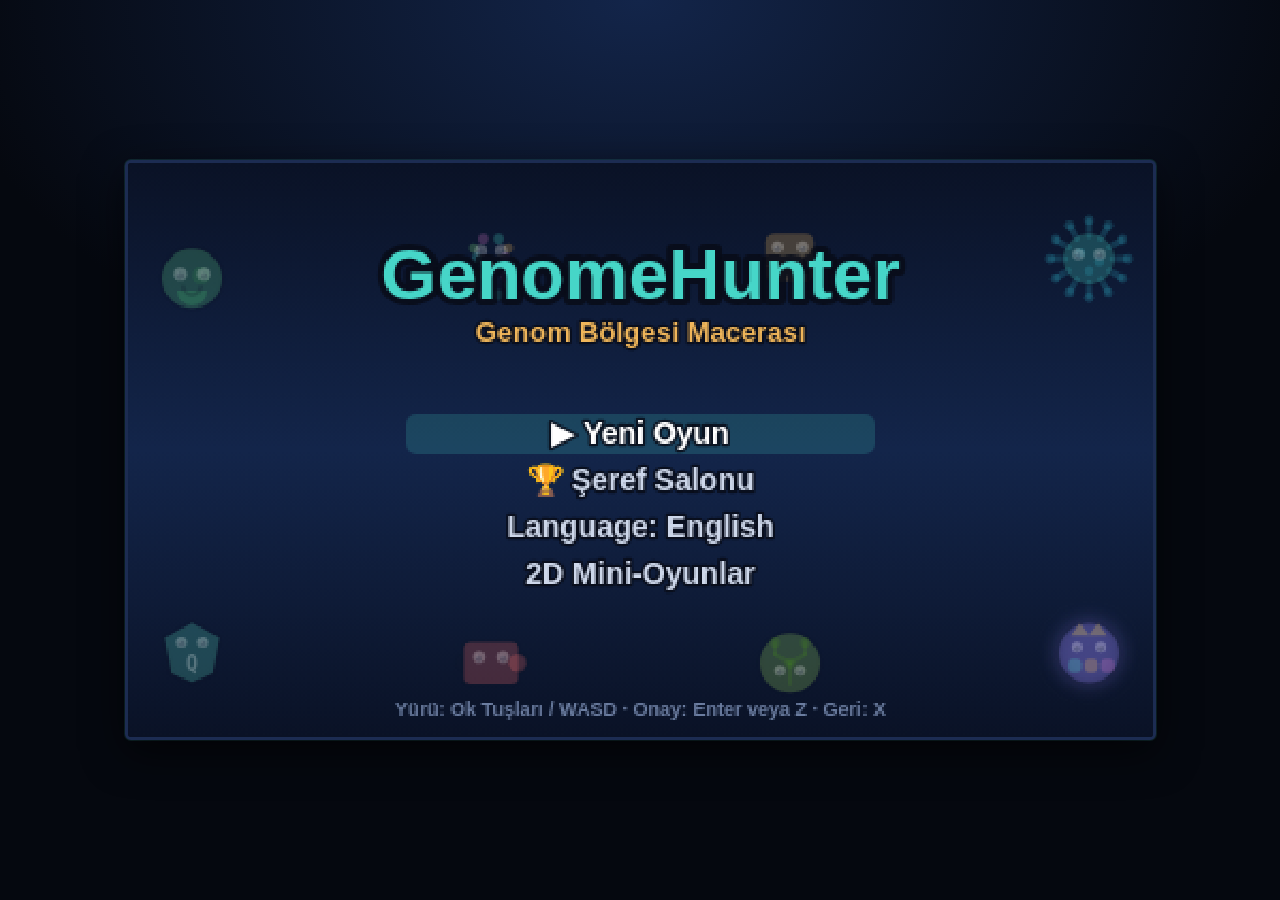
<file: index.html>
<!DOCTYPE html>
<html lang="tr">
<head>
  <meta charset="UTF-8" />
  <meta name="viewport" content="width=device-width, initial-scale=1.0, maximum-scale=1.0, user-scalable=no" />
  <meta name="description" content="GenomeHunter — çocuklar için Pokémon tarzı arcade biyoinformatik macera oyunu. Genom-mon'ları yakala, DNA'dan genoma 1000 seviye!" />
  <meta name="theme-color" content="#0a1226" />
  <title>GenomeHunter — Genom Bölgesi Macerası</title>
  <link rel="icon" href="data:image/svg+xml,<svg xmlns='http://www.w3.org/2000/svg' viewBox='0 0 100 100'><text y='80' font-size='80'>🧬</text></svg>" />
  <link rel="stylesheet" href="css/arcade.css" />
</head>
<body>
  <div id="wrap">
    <canvas id="game" width="480" height="270"></canvas>

    <!-- on-screen touch controls (mobile) -->
    <div id="touch">
      <div id="dpad">
        <button class="tb" data-k="up">▲</button>
        <div class="trow">
          <button class="tb" data-k="left">◀</button>
          <button class="tb" data-k="down">▼</button>
          <button class="tb" data-k="right">▶</button>
        </div>
      </div>
      <div id="acts">
        <button class="tb tb-a" data-k="confirm">Z</button>
        <button class="tb tb-b" data-k="back">X</button>
      </div>
    </div>

    <!-- name entry overlay -->
    <div id="nameOverlay">
      <div id="nameBox">
        <label id="nameLabel">Adını gir:</label>
        <input id="nameInput" maxlength="10" autocomplete="off" />
        <button id="nameBtn">Kaydet</button>
      </div>
    </div>
  </div>

  <noscript>Bu oyun için JavaScript gereklidir. / This game requires JavaScript.</noscript>

  <script src="js/i18n.js"></script>
  <script src="js/audio.js"></script>
  <script src="js/characters.js"></script>
  <script src="js/arcade/sprites.js"></script>
  <script src="js/arcade/ui.js"></script>
  <script src="js/arcade/core.js"></script>
  <script src="js/arcade/gnomes.js"></script>
  <script src="js/arcade/challenges.js"></script>
  <script src="js/arcade/battle.js"></script>
  <script src="js/arcade/world.js"></script>
  <script src="js/arcade/collection.js"></script>
  <script src="js/arcade/scoreboard.js"></script>
  <script src="js/arcade/main.js"></script>
  <script>
    // Wire on-screen touch buttons to GH.A.touch state.
    (function () {
      var t = GH.A.touch;
      document.querySelectorAll(".tb").forEach(function (b) {
        var k = b.dataset.k;
        function on(e) { e.preventDefault(); t[k] = true; }
        function off(e) { e.preventDefault(); t[k] = false; }
        b.addEventListener("touchstart", on, { passive: false });
        b.addEventListener("touchend", off);
        b.addEventListener("mousedown", on);
        b.addEventListener("mouseup", off);
        b.addEventListener("mouseleave", off);
      });
      // show touch controls only on touch devices
      if (!("ontouchstart" in window)) document.getElementById("touch").style.display = "none";
    })();
    GH.A.boot();
  </script>
</body>
</html>
</file>
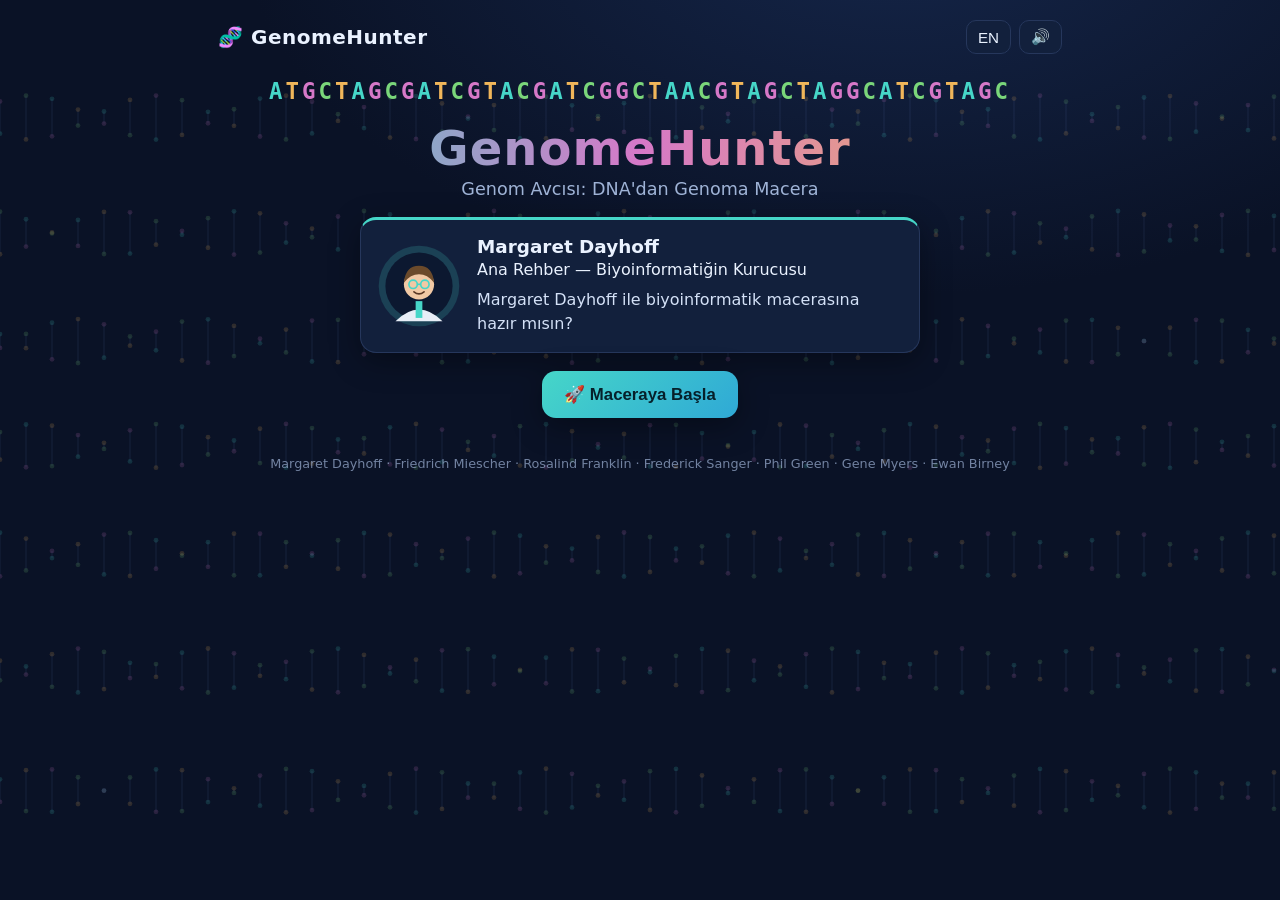
<file: classic/index.html>
<!DOCTYPE html>
<html lang="tr">
<head>
  <meta charset="UTF-8" />
  <meta name="viewport" content="width=device-width, initial-scale=1.0, maximum-scale=1.0, user-scalable=no" />
  <meta name="description" content="GenomeHunter — çocuklar için biyoinformatik macera oyunu. DNA örneğinden tam genoma: örnek toplama, DNA ekstraksiyonu, dizileme, kalite kontrol, assembly ve anotasyon." />
  <meta name="theme-color" content="#0a1226" />
  <title>GenomeHunter — DNA'dan Genoma Macera</title>
  <link rel="icon" href="data:image/svg+xml,<svg xmlns='http://www.w3.org/2000/svg' viewBox='0 0 100 100'><text y='80' font-size='80'>🧬</text></svg>" />
  <link rel="stylesheet" href="../css/style.css" />
</head>
<body>
  <div id="app" class="gh-app"><noscript>Bu oyun için JavaScript gereklidir. / This game requires JavaScript.</noscript></div>

  <!-- background DNA helix -->
  <canvas id="gh-bg" class="gh-bg" aria-hidden="true"></canvas>

  <script src="../js/i18n.js"></script>
  <script src="../js/characters.js"></script>
  <script src="../js/audio.js"></script>
  <script src="../js/game.js"></script>
  <script src="../js/levels/level1.js"></script>
  <script src="../js/levels/level2.js"></script>
  <script src="../js/levels/level3.js"></script>
  <script src="../js/levels/level4.js"></script>
  <script src="../js/levels/level5.js"></script>
  <script src="../js/levels/level6.js"></script>
  <script>
    // Animated DNA-helix background (decorative).
    (function () {
      var c = document.getElementById("gh-bg"), g = c.getContext("2d"), t = 0;
      function size() { c.width = innerWidth; c.height = innerHeight; }
      size(); addEventListener("resize", size);
      var cols = ["#46d6c8", "#f0b65a", "#d678c8", "#7ad67a"];
      function frame() {
        t += 0.012;
        g.clearRect(0, 0, c.width, c.height);
        var n = 7, gapY = c.height / (n + 1);
        for (var k = 0; k < n; k++) {
          var baseY = gapY * (k + 1) + Math.sin(t + k) * 8;
          for (var x = 0; x < c.width; x += 26) {
            var ph = x * 0.025 + t * 1.2 + k;
            var y1 = baseY + Math.sin(ph) * 22;
            var y2 = baseY - Math.sin(ph) * 22;
            g.globalAlpha = 0.10;
            g.strokeStyle = "#8fb7ff"; g.lineWidth = 1;
            g.beginPath(); g.moveTo(x, y1); g.lineTo(x, y2); g.stroke();
            g.globalAlpha = 0.16;
            g.fillStyle = cols[(Math.floor(x / 26) + k) % 4];
            g.beginPath(); g.arc(x, y1, 2.4, 0, 7); g.fill();
            g.fillStyle = cols[(Math.floor(x / 26) + k + 2) % 4];
            g.beginPath(); g.arc(x, y2, 2.4, 0, 7); g.fill();
          }
        }
        g.globalAlpha = 1;
        requestAnimationFrame(frame);
      }
      frame();
    })();
    GH.boot();
  </script>
</body>
</html>
</file>
<file: css/arcade.css>
/* GenomeHunter Arcade — page shell + pixel canvas + touch controls */
* { box-sizing: border-box; margin: 0; padding: 0; }
html, body {
  height: 100%;
  background: #05080f;
  font-family: "Trebuchet MS", "Segoe UI", system-ui, sans-serif;
  color: #eaf2ff;
  overflow: hidden;
  -webkit-tap-highlight-color: transparent;
  user-select: none;
}
#wrap {
  position: relative;
  width: 100%;
  height: 100%;
  display: flex;
  align-items: center;
  justify-content: center;
  background: radial-gradient(1000px 600px at 50% 0%, #13254a, #05080f 70%);
}
#game {
  image-rendering: pixelated;
  image-rendering: crisp-edges;
  background: #0a1226;
  border: 3px solid #1c2c52;
  border-radius: 6px;
  box-shadow: 0 12px 40px rgba(0, 0, 0, 0.6), 0 0 0 1px rgba(70, 214, 200, 0.15);
  touch-action: none;
}

/* ---- touch controls ---- */
#touch {
  position: fixed;
  bottom: 0; left: 0; right: 0;
  display: flex;
  justify-content: space-between;
  align-items: flex-end;
  padding: 14px 18px;
  pointer-events: none;
  z-index: 20;
}
#dpad, #acts { pointer-events: auto; }
#dpad { display: flex; flex-direction: column; align-items: center; gap: 4px; }
.trow { display: flex; gap: 4px; }
#acts { display: flex; gap: 12px; align-items: center; }
.tb {
  width: 52px; height: 52px;
  border-radius: 12px;
  border: 2px solid rgba(120, 150, 200, 0.5);
  background: rgba(20, 32, 58, 0.8);
  color: #eaf2ff;
  font-size: 20px;
  font-weight: bold;
  backdrop-filter: blur(4px);
}
.tb:active { background: rgba(70, 214, 200, 0.4); }
.tb-a { background: rgba(70, 214, 200, 0.35); border-color: #46d6c8; }
.tb-b { background: rgba(240, 106, 106, 0.3); border-color: #f06a6a; }

/* ---- name overlay ---- */
#nameOverlay {
  position: fixed; inset: 0; z-index: 40;
  display: none; align-items: center; justify-content: center;
  background: rgba(5, 8, 15, 0.8);
}
#nameBox {
  background: #12203c; border: 2px solid #46d6c8; border-radius: 12px;
  padding: 22px 26px; display: flex; flex-direction: column; gap: 12px;
  box-shadow: 0 12px 40px rgba(0, 0, 0, 0.6); min-width: 260px;
}
#nameBox label { font-size: 16px; font-weight: bold; }
#nameInput {
  font-size: 18px; padding: 10px 12px; border-radius: 8px;
  border: 2px solid #26375c; background: #0a1226; color: #eaf2ff; text-align: center;
}
#nameInput:focus { outline: none; border-color: #46d6c8; }
#nameBtn {
  font-size: 16px; font-weight: bold; padding: 11px; border-radius: 8px;
  border: none; cursor: pointer;
  background: linear-gradient(135deg, #46d6c8, #2fa9d6); color: #06202a;
}
#nameBtn:active { transform: translateY(1px); }

@media (max-width: 700px) {
  #game { width: 100% !important; height: auto !important; border-radius: 0; }
}
</file>
<file: css/style.css>
/* GenomeHunter — styles */
:root{
  --bg:#0a1226; --bg2:#0c1830; --panel:#12203c; --panel2:#16284a;
  --ink:#eaf2ff; --muted:#9fb3d6; --line:#26375c;
  --teal:#46d6c8; --gold:#f0b65a; --pink:#d678c8; --green:#7ad67a;
  --red:#f06a6a; --purple:#8a7ef0; --accent:#46d6c8;
  --radius:16px; --shadow:0 8px 30px rgba(0,0,0,.35);
  font-size:16px;
}
*{box-sizing:border-box}
html,body{margin:0;padding:0}
body{
  font-family:"Trebuchet MS","Segoe UI",system-ui,-apple-system,sans-serif;
  background:radial-gradient(1200px 700px at 70% -10%, #15264a 0%, var(--bg) 55%);
  color:var(--ink); min-height:100vh; overflow-x:hidden;
  -webkit-tap-highlight-color:transparent;
}
.gh-bg{position:fixed; inset:0; z-index:0; pointer-events:none}
.gh-app{position:relative; z-index:1; min-height:100vh}

/* ---------- layout ---------- */
.gh-screen{max-width:880px; margin:0 auto; padding:14px 16px 60px; animation:fade .35s ease}
@keyframes fade{from{opacity:0;transform:translateY(8px)}to{opacity:1;transform:none}}
.gh-content{margin-top:8px}
.gh-center{text-align:center}

.gh-topbar{display:flex; align-items:center; justify-content:space-between; padding:6px 2px 14px}
.gh-brand{font-weight:bold; font-size:1.25rem; cursor:pointer; letter-spacing:.5px}
.gh-topbar-right{display:flex; gap:8px}
.gh-chip{background:var(--panel); color:var(--ink); border:1px solid var(--line);
  border-radius:10px; padding:7px 11px; font-size:.95rem; cursor:pointer; transition:.15s}
.gh-chip:hover{background:var(--panel2); transform:translateY(-1px)}

.gh-h2{font-size:1.6rem; margin:.2em 0 .1em}
.gh-h3{font-size:1.15rem; margin:.4em 0}
.gh-hint{color:var(--muted); margin:.2em 0 1em; line-height:1.5}
.gh-task{background:var(--panel); border:1px solid var(--line); border-left:4px solid var(--accent);
  border-radius:12px; padding:12px 14px; margin:14px 0; line-height:1.5}

/* ---------- buttons ---------- */
.gh-btn{background:var(--panel2); color:var(--ink); border:1px solid var(--line);
  border-radius:14px; padding:13px 22px; font-size:1.05rem; cursor:pointer; font-weight:bold;
  transition:.15s; box-shadow:var(--shadow)}
.gh-btn:hover{transform:translateY(-2px); background:#1c3158}
.gh-btn-primary{background:linear-gradient(135deg,var(--teal),#2fa9d6); color:#06202a; border:none}
.gh-btn-ghost{background:transparent; box-shadow:none}
.gh-btn-row{display:flex; gap:12px; flex-wrap:wrap; margin-top:18px; align-items:center}

/* ---------- home ---------- */
.gh-hero{text-align:center; padding-top:10px}
.gh-title{font-size:3rem; margin:.1em 0 0; background:linear-gradient(90deg,var(--teal),var(--pink),var(--gold));
  -webkit-background-clip:text; background-clip:text; -webkit-text-fill-color:transparent; letter-spacing:1px}
.gh-subtitle{color:var(--muted); margin:.2em 0 1em; font-size:1.1rem}
.gh-dna-strip{font-family:monospace; font-size:1.4rem; letter-spacing:3px; margin-bottom:6px; min-height:1.6em}
.gh-base{display:inline-block; animation:bob 1.4s ease-in-out infinite; font-weight:bold}
@keyframes bob{0%,100%{transform:translateY(0)}50%{transform:translateY(-6px)}}
.gh-home-mentor{max-width:560px; margin:14px auto}
.gh-btn-row{justify-content:center}
.gh-footer{margin-top:34px; text-align:center; color:var(--muted); font-size:.8rem; opacity:.7; line-height:1.8}

/* ---------- mentor card ---------- */
.gh-mentor-card{display:flex; gap:16px; align-items:center; text-align:left;
  background:var(--panel); border:1px solid var(--line); border-radius:var(--radius);
  padding:16px; box-shadow:var(--shadow); border-top:3px solid var(--accent)}
.gh-avatar{flex:0 0 auto; width:84px; height:84px}
.gh-avatar-svg{width:84px; height:84px; display:block}
.gh-mentor-text{display:flex; flex-direction:column; gap:3px}
.gh-mentor-text strong{font-size:1.15rem}
.gh-mentor-text small{color:var(--muted); font-weight:normal}
.gh-mentor-text em{color:var(--accent); font-style:normal; font-size:.92rem}
.gh-mentor-text span.gh-mentor-label,.gh-mentor-label{font-size:.7rem; text-transform:uppercase; letter-spacing:2px; color:var(--muted)}
.gh-mentor-text p{margin:.4em 0 0; line-height:1.5; color:#d4e1f7}

/* ---------- organism select ---------- */
.gh-org-grid{display:grid; grid-template-columns:repeat(auto-fit,minmax(180px,1fr)); gap:14px}
.gh-org-card{background:var(--panel); border:1px solid var(--line); border-radius:var(--radius);
  padding:18px; cursor:pointer; color:var(--ink); text-align:center; transition:.18s; box-shadow:var(--shadow)}
.gh-org-card:hover{transform:translateY(-4px); border-color:var(--teal)}
.gh-org-emoji{font-size:3rem}
.gh-org-card h3{margin:.3em 0}
.gh-org-card p{color:var(--muted); font-size:.88rem; margin:.3em 0; min-height:2.4em}
.gh-diff{color:var(--gold); letter-spacing:2px}

/* ---------- map ---------- */
.gh-path{display:flex; flex-direction:column; gap:0; margin:10px 0}
.gh-node{display:flex; gap:14px; align-items:center; background:var(--panel);
  border:1px solid var(--line); border-radius:var(--radius); padding:14px 16px; cursor:pointer;
  transition:.16s; border-left:5px solid var(--accent)}
.gh-node:hover{transform:translateX(4px); background:var(--panel2)}
.gh-node-locked{opacity:.5; cursor:not-allowed; border-left-color:var(--line)}
.gh-node-locked:hover{transform:none; background:var(--panel)}
.gh-node-done{box-shadow:0 0 0 1px var(--accent) inset}
.gh-node-icon{font-size:2rem; width:44px; text-align:center}
.gh-node-body{display:flex; flex-direction:column}
.gh-node-num{font-size:.72rem; text-transform:uppercase; letter-spacing:2px; color:var(--muted)}
.gh-node-body strong{font-size:1.1rem}
.gh-node-body small{color:var(--muted)}
.gh-stars{color:var(--gold); margin-top:2px}
.gh-connector{width:3px; height:18px; background:var(--line); margin-left:36px}
.gh-connector-on{background:var(--teal)}

/* abilities */
.gh-abilities{margin-top:24px; background:var(--panel); border:1px solid var(--line); border-radius:var(--radius); padding:16px}
.gh-ability-list{display:flex; gap:10px; flex-wrap:wrap}
.gh-ability-chip{background:var(--panel2); border:1px solid var(--accent); color:var(--ink);
  border-radius:999px; padding:7px 14px; font-weight:bold; font-size:.9rem; box-shadow:0 0 12px -4px var(--accent)}

/* ---------- level intro ---------- */
.gh-level-badge{display:inline-block; background:var(--accent); color:#06202a; font-weight:bold;
  padding:5px 14px; border-radius:999px; letter-spacing:1px; margin-bottom:6px}
.gh-level-intro .gh-mentor-card{margin:14px 0}

/* ---------- play / HUD ---------- */
.gh-play{max-width:880px}
.gh-hud{position:sticky; top:0; z-index:5; display:flex; align-items:center; gap:12px;
  background:rgba(10,18,38,.92); backdrop-filter:blur(6px); border-bottom:1px solid var(--line);
  padding:10px 4px; margin:-14px -16px 12px}
.gh-back-chip{margin-left:6px}
.gh-hud-title{font-weight:bold}
.gh-hud-stat{margin-left:auto; margin-right:6px; font-variant-numeric:tabular-nums; font-weight:bold; color:var(--teal)}
.gh-stage{min-height:60vh}

/* ---------- Level 1 field ---------- */
.gh-field{position:relative; height:62vh; min-height:380px; background:linear-gradient(180deg,#0c1830,#0a1226);
  border:1px solid var(--line); border-radius:var(--radius); overflow:hidden}
.gh-legend{display:flex; gap:18px; flex-wrap:wrap; margin-top:10px; color:var(--muted); font-size:.92rem}
.gh-legend-good{color:var(--green)} .gh-legend-bad{color:var(--red)}
.gh-fall{position:absolute; top:-60px; font-size:2.1rem; background:transparent; border:none; cursor:pointer;
  filter:drop-shadow(0 4px 6px rgba(0,0,0,.4)); transition:transform .1s}
.gh-fall:hover{transform:scale(1.15)}
.gh-fall-good{}
.gh-pop{animation:pop .25s ease forwards}
@keyframes pop{to{transform:scale(1.8); opacity:0}}
.gh-flash{position:absolute; top:14px; left:50%; transform:translateX(-50%); background:var(--red);
  color:#fff; padding:6px 14px; border-radius:999px; font-weight:bold; animation:fade .2s; z-index:3}

/* shake */
.gh-shake{animation:shake .4s}
@keyframes shake{0%,100%{transform:translateX(0)}20%{transform:translateX(-6px)}40%{transform:translateX(6px)}60%{transform:translateX(-4px)}80%{transform:translateX(4px)}}

/* ---------- Level 2 tube + steps ---------- */
.gh-tube-wrap{display:flex; flex-direction:column; align-items:center; margin:10px 0}
.gh-tube{position:relative; width:70px; height:150px; border:3px solid var(--line); border-top:none;
  border-radius:0 0 30px 30px; background:#0c1830; overflow:hidden}
.gh-tube-fluid{position:absolute; bottom:0; left:0; right:0; height:15%;
  background:linear-gradient(180deg,var(--teal),#2fa9d6); transition:height .5s ease}
.gh-tube-cells{position:absolute; top:8px; left:0; right:0; text-align:center; font-size:1.1rem}
.gh-tube-caption{color:var(--muted); margin-top:6px}
.gh-choice-grid{display:grid; grid-template-columns:repeat(auto-fit,minmax(150px,1fr)); gap:12px; margin:14px 0}
.gh-choice{background:var(--panel); border:1px solid var(--line); border-radius:14px; padding:16px;
  cursor:pointer; color:var(--ink); font-size:1rem; font-weight:bold; transition:.15s; text-align:center}
.gh-choice:hover{transform:translateY(-3px); border-color:var(--accent)}
.gh-choice-icon{display:block; font-size:1.8rem; margin-bottom:4px}
.gh-step-track{display:flex; align-items:center; gap:4px; flex-wrap:wrap; justify-content:center; margin-top:8px}
.gh-step{display:flex; flex-direction:column; align-items:center; padding:8px 10px; border-radius:10px;
  background:var(--panel); border:1px solid var(--line); font-size:1.3rem; min-width:64px}
.gh-step small{font-size:.62rem; color:var(--muted); font-weight:normal; margin-top:2px; text-align:center}
.gh-step.done{border-color:var(--green); color:var(--green)}
.gh-step.active{border-color:var(--gold); box-shadow:0 0 12px -3px var(--gold)}
.gh-step-arrow{color:var(--muted)}

/* ---------- Level 3 sequencing ---------- */
.gh-seq-machine{background:var(--panel); border:1px solid var(--line); border-radius:var(--radius); padding:18px; margin:8px 0}
.gh-seq-template{font-family:monospace; font-size:1.7rem; display:flex; align-items:center; gap:6px; flex-wrap:wrap; justify-content:center; letter-spacing:2px}
.gh-seq-label{color:var(--muted); font-size:1rem}
.gh-seq-read span{font-weight:bold}
.gh-seq-cursor{display:inline-block; min-width:1.4em; text-align:center; font-weight:bold; font-size:2.1rem;
  border-bottom:3px solid var(--gold); animation:blink 1s infinite}
@keyframes blink{50%{opacity:.4}}
.gh-seq-bar{height:8px; background:var(--line); border-radius:4px; margin-top:14px; overflow:hidden}
.gh-seq-bar-fill{height:100%; width:100%; background:var(--teal); transition:width .1s linear}
.gh-base-pad{display:grid; grid-template-columns:repeat(4,1fr); gap:12px; margin-top:16px}
.gh-base-btn{font-size:1.8rem; font-weight:bold; padding:20px 0; border-radius:14px;
  background:var(--panel2); border:2px solid var(--accent); color:var(--accent); cursor:pointer; transition:.12s}
.gh-base-btn:hover{transform:translateY(-3px); background:var(--accent); color:#06202a}

/* ---------- Level 4 QC ---------- */
.gh-qc-board{background:var(--panel); border:1px solid var(--line); border-radius:var(--radius); padding:18px; margin:8px 0; min-height:90px; display:flex; align-items:center; justify-content:center}
.gh-read{display:flex; gap:5px; flex-wrap:wrap; justify-content:center}
.gh-qc-base{font-family:monospace; font-size:1.4rem; font-weight:bold; width:38px; height:46px;
  border-radius:8px; cursor:pointer; border:2px solid; transition:.12s}
.gh-qc-good{background:rgba(122,214,122,.14); border-color:var(--green)}
.gh-qc-bad{background:rgba(240,106,106,.16); border-color:var(--red)}
.gh-trimmed{opacity:.18; text-decoration:line-through; transform:scale(.8); cursor:default}

/* ---------- Level 5 assembly ---------- */
.gh-asm-contig{background:var(--panel); border:1px solid var(--line); border-radius:var(--radius); padding:14px; margin:8px 0; overflow-x:auto}
.gh-asm-label{display:block; font-size:.72rem; text-transform:uppercase; letter-spacing:2px; color:var(--muted); margin-bottom:6px}
.gh-asm-b{font-family:monospace; font-size:1.3rem; font-weight:bold; padding:0 1px}
.gh-asm-hi{background:rgba(240,182,90,.25); border-radius:4px; outline:1px solid var(--gold)}
.gh-asm-endhint{text-align:center; color:var(--muted); margin:6px 0; font-size:1.1rem}
.gh-asm-end{background:rgba(240,182,90,.2); padding:2px 6px; border-radius:6px}
.gh-asm-choices{display:flex; flex-direction:column; gap:10px; margin-top:10px}
.gh-asm-card{background:var(--panel2); border:1px solid var(--line); border-radius:12px; padding:14px;
  cursor:pointer; transition:.14s; letter-spacing:1px}
.gh-asm-card:hover{transform:translateX(4px); border-color:var(--teal)}

/* ---------- Level 6 annotation ---------- */
.gh-anno-strip{display:flex; flex-wrap:wrap; gap:6px; justify-content:center; background:var(--panel);
  border:1px solid var(--line); border-radius:var(--radius); padding:16px; margin:8px 0; position:relative}
.gh-codon{font-family:monospace; font-size:1.05rem; font-weight:bold; padding:9px 8px; border-radius:8px;
  background:var(--panel2); border:1px solid var(--line); color:var(--ink); cursor:pointer; transition:.12s; letter-spacing:1px}
.gh-codon:hover{border-color:var(--teal); transform:translateY(-2px)}
.gh-codon-isatg{color:var(--green)}
.gh-codon-isstop{color:var(--red)}
.gh-codon-gene{background:rgba(70,214,200,.16); border-color:var(--teal)}
.gh-codon-start{border-color:var(--green); box-shadow:0 0 8px -2px var(--green)}
.gh-codon-stop{border-color:var(--red); box-shadow:0 0 8px -2px var(--red)}

/* ---------- result ---------- */
.gh-result{text-align:center; padding-top:20px}
.gh-result-emoji{font-size:4rem; animation:bob 1.2s infinite}
.gh-big-stars{font-size:2.4rem; color:var(--gold); margin:6px 0}
.gh-score-line{font-size:1.3rem; font-weight:bold; margin:6px 0}
.gh-ability-unlock{margin:18px auto; max-width:420px; background:var(--panel); border:1px solid var(--accent);
  border-radius:var(--radius); padding:16px; box-shadow:0 0 24px -8px var(--accent); display:flex; flex-direction:column; gap:6px}
.gh-ability-unlock strong{font-size:1.4rem; color:var(--accent)}

/* ---------- certificate ---------- */
.gh-cert-wrap{text-align:center}
.gh-cert{display:inline-block; max-width:640px; width:100%; margin:10px auto}
.gh-cert-border{border:4px double var(--gold); border-radius:18px; padding:26px 22px;
  background:linear-gradient(160deg,#12203c,#0c1830)}
.gh-cert-seal{font-size:3.4rem}
.gh-cert h2{color:var(--gold); letter-spacing:2px; margin:.2em 0}
.gh-cert-org{display:inline-block; background:var(--accent); color:#06202a; font-weight:bold;
  padding:4px 14px; border-radius:999px; margin:8px 0; text-transform:capitalize}
.gh-cert p{color:#d4e1f7; line-height:1.6}
.gh-cert-abilities{display:flex; gap:8px; flex-wrap:wrap; justify-content:center; margin:16px 0}
.gh-cert-score{font-size:1.2rem; margin-top:10px}
.gh-cert-sign{margin-top:16px; font-style:italic; color:var(--muted); border-top:1px solid var(--line); padding-top:12px}
.gh-confetti{position:fixed; inset:0; z-index:50; pointer-events:none}

/* ---------- responsive ---------- */
@media (max-width:560px){
  :root{font-size:15px}
  .gh-title{font-size:2.2rem}
  .gh-mentor-card{flex-direction:column; text-align:center}
  .gh-avatar,.gh-avatar-svg{width:72px;height:72px}
  .gh-field{height:56vh}
  .gh-seq-template{font-size:1.3rem}
}

/* ---------- print (certificate) ---------- */
@media print{
  .gh-bg,.gh-topbar,.gh-btn-row,.gh-confetti{display:none !important}
  body{background:#fff; color:#000}
  .gh-cert-border{border-color:#bb9a3c; background:#fff; color:#000}
  .gh-cert p{color:#222}
}
</file>
